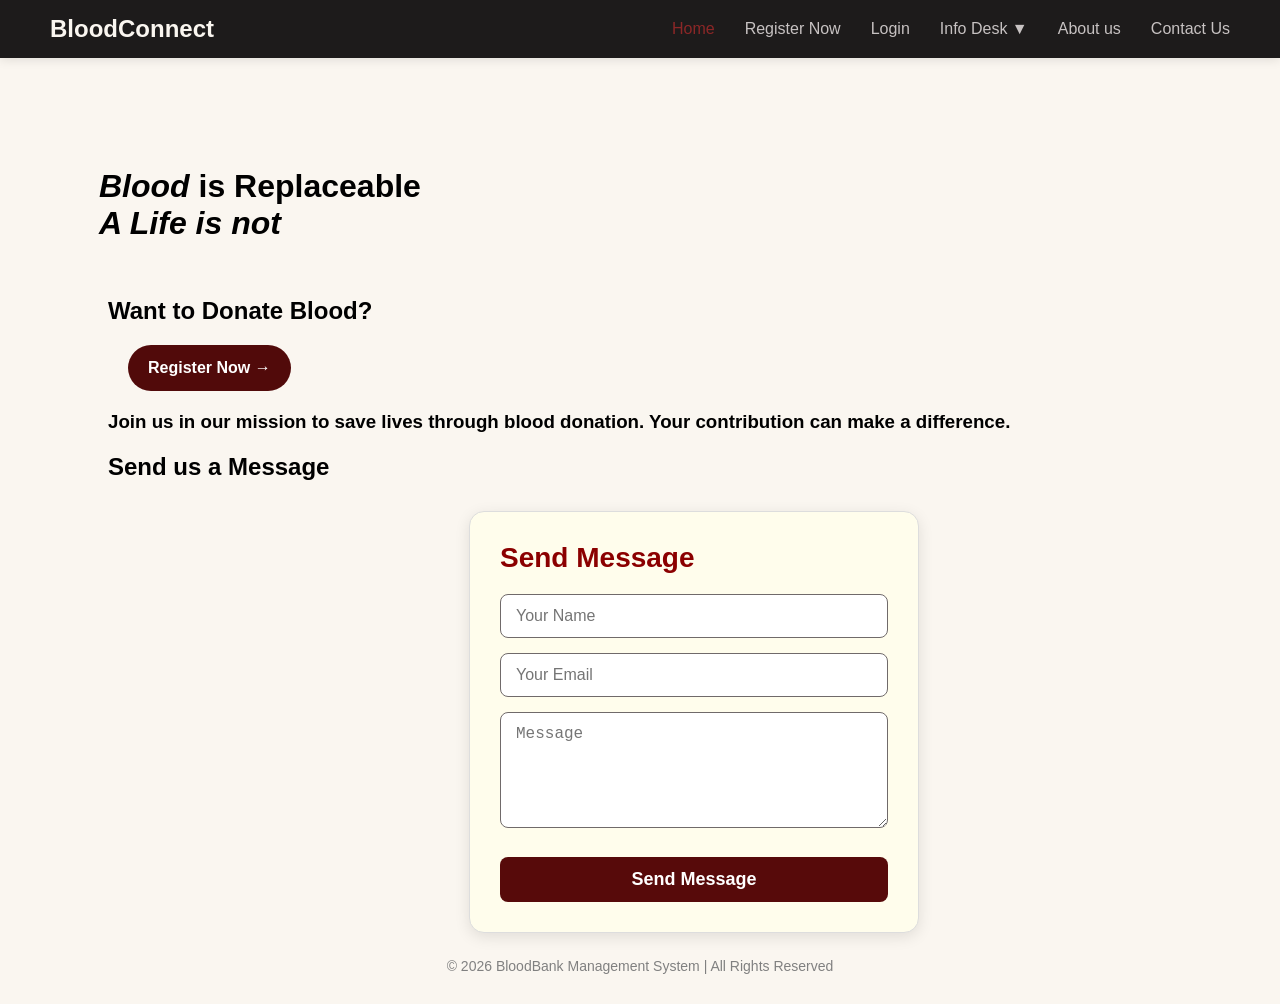
<file: index.html>
<!DOCTYPE html>
<html lang="en">
<head>
    <meta charset="UTF-8">
    <meta name="viewport" content="width=device-width, initial-scale=1.0">
    <title>BloodConnect - Saving Lives</title>
    <link rel="stylesheet" href="bloodbank.css">
</head>
<body>

    <!-- Integrated Navigation Bar based on Image -->
     <nav class="navbar">
        <div class="logo">BloodConnect</div>
        <ul>
          <li><a href="index.html"  class="active">Home</a></li>
        <li><a href="register.html">Register Now</a></li>
        <li><a href="login.html">Login</a></li>
         <li class="dropdown">
        <a href="#">Info Desk ▼</a>

    <ul class="dropdown-menu">
        <li><a href="guidelines.html">Guidelines for Donors</a></li>
        <li><a href="requirements.html">Requirements for Donors</a></li>
    </ul>
</li>
        <li><a href="about.html">About us</a></li>
         <li><a href="contact.html">Contact Us</a></li>
        </ul>
    </nav>
<div class="header">
        <div class="container">
<div class="row">
  <div class="col-2">
    <h1 style="text-align: left-center;margin-top: 90px; padding: 20px;">
    <strong> <i> Blood</i> is Replaceable</strong> <br />
    <strong><i>A Life is not</i></strong>
    </h1>
   <h2 style="margin-top: 35px;margin-left: 29px; text-align: left-center;"> Want to Donate Blood? <br>
     <a href="register.html"><button class="submit-btn" style="width: auto; padding: 14px 20px; margin-top: 20px; margin-left: 20px;">Register Now &#8594;</button></a>
        </p>
  <h3 style="margin-top:20px; margin-left: 29px; text-align: left-center;"> Join us in our mission to save lives through blood donation. Your contribution can make a difference.</h3>
<h2 style="margin-top: 20px; margin-left: 29px;"> Send us a Message </h2>

                <form class="card" style="margin-top: 30px;margin-left: 390px;">
                    <h3>Send Message</h3>
                    <input  type="text"  placeholder="Your Name" required>
                    <br>
                    <input type="email"  placeholder="Your Email" required>
                    <br>
                    <textarea placeholder="Message" rows="5" required></textarea>
                    <br>
                    <div style="text-align: center;"></div>
                    <button type="submit" name="contact_submit" class="submit-btn" >Send Message</button>
                    
                    </div>
                </form>
</div>
</div>
</div>
</div>
  
    <!-- ---------footer-------- -->

    <footer
      class="footer">
      <div class="container">
        <p style="color: grey; text-align: center">
          &copy; 2026 BloodBank Management System | All Rights Reserved
        </p>
      </div>
      </footer>

    </body>
</html>
</file>
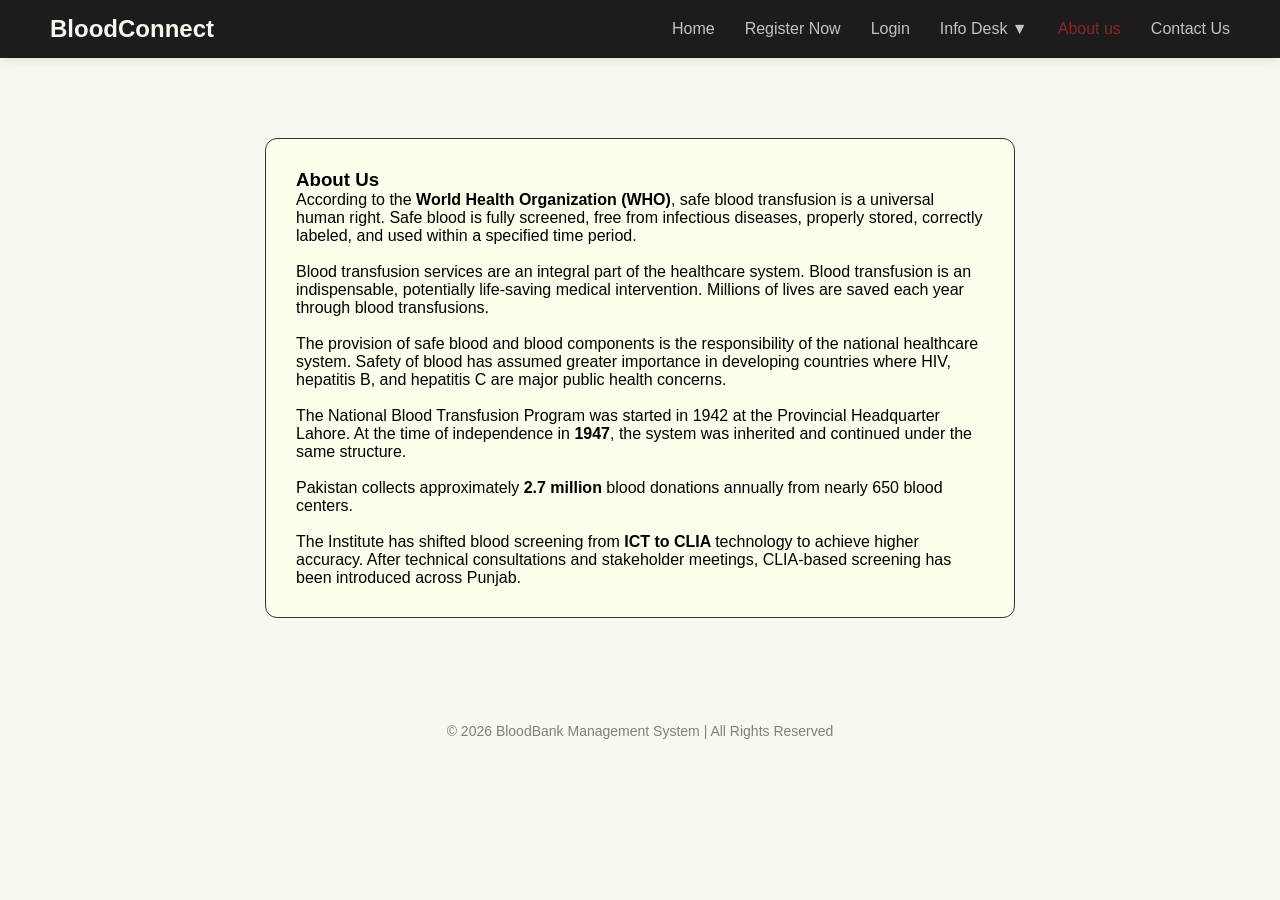
<file: about.html>
<!doctype html>
<html lang="en">
  <head>
    <meta charset="UTF-8" />
    <meta name="viewport" content="width=device-width, initial-scale=1.0" />
    <title>About Us - BloodConnect</title>
    <link rel="stylesheet" href="bloodbank.css" />
  </head>
  <body>
    <!-- Navbar -->
    <nav class="navbar">
        <div class="logo">BloodConnect</div>
        <ul>
          <li><a href="index.html">Home</a></li>
        <li><a href="register.html">Register Now</a></li>
        <li><a href="login.html">Login</a></li>
         <li class="dropdown">
        <a href="#">Info Desk ▼</a>

    <ul class="dropdown-menu">
        <li><a href="guidelines.html">Guidelines for Donors</a></li>
        <li><a href="requirements.html">Requirements for Donors</a></li>
    </ul>
</li>
        <li><a href="about.html"  class="active">About us</a></li>
         <li><a href="contact.html">Contact Us</a></li>
        </ul>
    </nav>

    <main>
      <div class="container" style="padding-top: 30px; padding-bottom: 30px">
        <h2 class="text-center"></h2>
        <div
          class="contact-grid"
          style="display: flex; justify-content: center"
        >
          <div
            class="contact-info-card"
            style="max-width: 750px; padding: 30px;">
            <h3>About Us</h3>
            <p style=" color: black">
             According to the <strong>World Health Organization (WHO)</strong>, safe blood transfusion is a universal human right. Safe blood is fully screened, free from infectious diseases, properly stored, correctly labeled, and used within a specified time period.
<br><br>
              Blood transfusion services are an integral part of the healthcare system. Blood transfusion is an indispensable, potentially life-saving medical intervention. Millions of lives are saved each year through blood transfusions. <br><br>
The provision of safe blood and blood components is the responsibility of the national healthcare system. Safety of blood has assumed greater importance in developing countries where HIV, hepatitis B, and hepatitis C are major public health concerns.
<br><br>
The National Blood Transfusion Program was started in 1942 at the Provincial Headquarter Lahore. At the time of independence in <strong>1947</strong>, the system was inherited and continued under the same structure.
<br><br>
Pakistan collects approximately <strong>2.7 million</strong> blood donations annually from nearly 650 blood centers.
<br><br>
The Institute has shifted blood screening from <strong>ICT to CLIA </strong> technology to achieve higher <br>accuracy. After technical consultations and stakeholder meetings, CLIA-based screening has<br> been introduced across Punjab.
          </div>
        </div>
      </div>
    </main>

     <footer
      class="footer"> 
      <div class="container">
        <p style="color: grey; text-align: center">
          &copy; 2026 BloodBank Management System | All Rights Reserved
        </p>
      </div>
      </footer>

  </body>
</html>
</file>
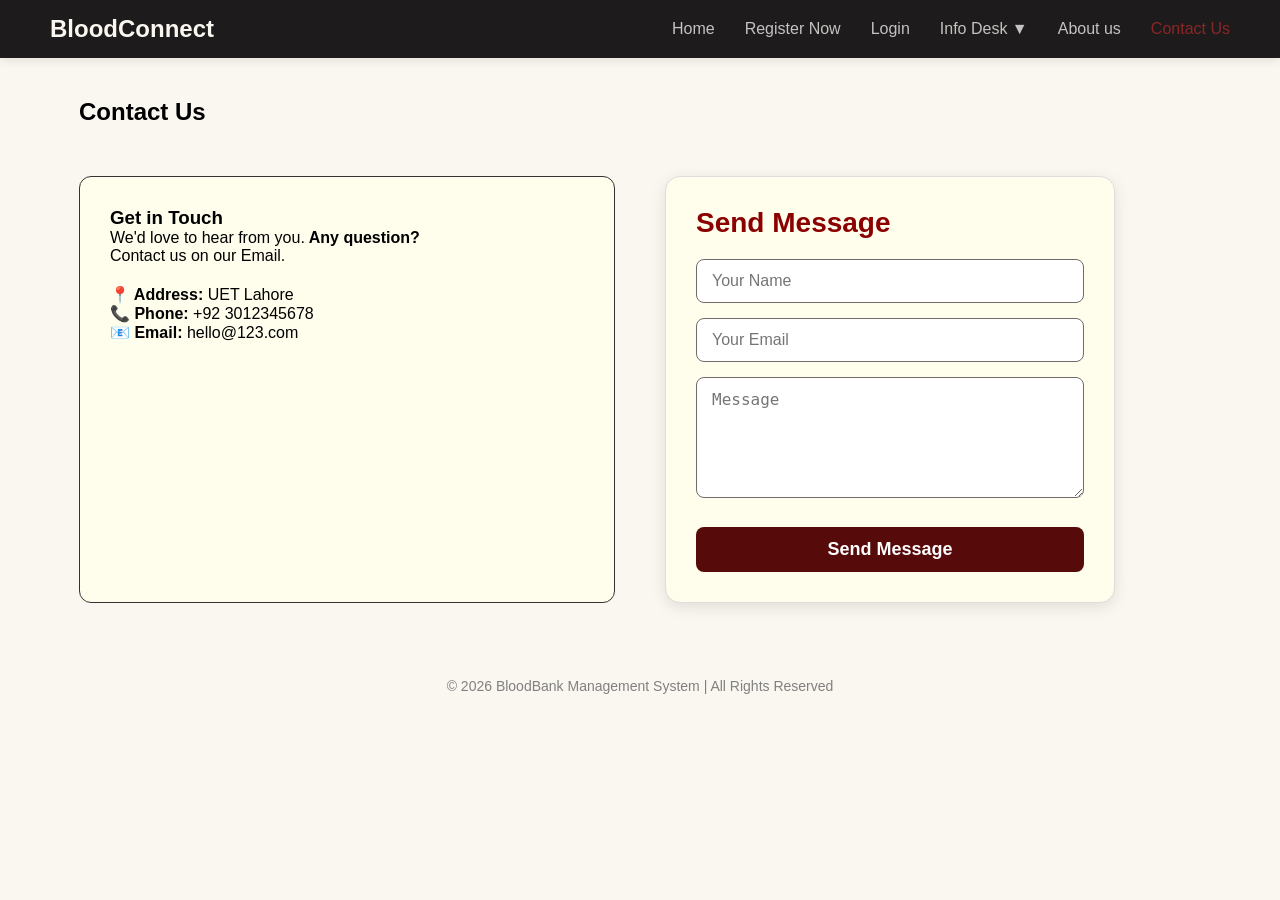
<file: contact.html>
<!DOCTYPE html>
<html lang="en">
  <head>
    <meta charset="UTF-8" />
    <meta name="viewport" content="width=device-width, initial-scale=1.0" />
    <title>Contact Us - BloodConnect</title>
    <link rel="stylesheet" href="bloodbank.css" />
  </head>
  <body>
    <!-- Navbar -->
     <nav class="navbar">
        <div class="logo">BloodConnect</div>
        <ul>
          <li><a href="index.html">Home</a></li>
        <li><a href="register.html">Register Now</a></li>
        <li><a href="login.html">Login</a></li>
         <li class="dropdown">
          <a href="#">Info Desk ▼</a>

    <ul class="dropdown-menu">
        <li><a href="guidelines.html">Guidelines for Donors</a></li>
        <li><a href="requirements.html">Requirements for Donors</a></li>
    </ul>
</li>
        <li><a href="about.html">About us</a></li>
         <li><a href="contact.html" class="active">Contact Us</a></li>
        </ul>
    </nav>

    <main>
        <div class="container" style="padding-top:40px;">
            <h2 class="text-center">Contact Us</h2>
            <div class="contact-grid">
                <div class="contact-info-card">
                    <h3>Get in Touch</h3>
                    <p style="margin-bottom:20px; color:black;">We'd love to hear from you.<b> Any question? </b> <br>Contact us on our Email.</p>
                    <p><strong>📍 Address:</strong> UET Lahore</p>
                    <p><strong>📞 Phone:</strong> +92 3012345678</p>
                    <p><strong>📧 Email:</strong> hello@123.com</p>
                </div>

                <form class="card" ">
                    <h3>Send Message</h3>
                    <input  type="text"  placeholder="Your Name" required>
                    <br>
                    <input type="email"  placeholder="Your Email" required>
                    <br>
                    <textarea placeholder="Message" rows="5" required></textarea>
                    <br>
                    <div style="text-align: center;"></div>
                    <button type="submit" name="contact_submit" class="submit-btn" >Send Message</button>
                    
                    </div>
                </form>
            </div>
        </div>
    </main>

      <footer
      class="footer"> 
      <div class="container">
        <p style="color: grey; text-align: center">
          &copy; 2026 BloodBank Management System | All Rights Reserved
        </p>
      </div>
      </footer>

  </body>
</html>
</file>
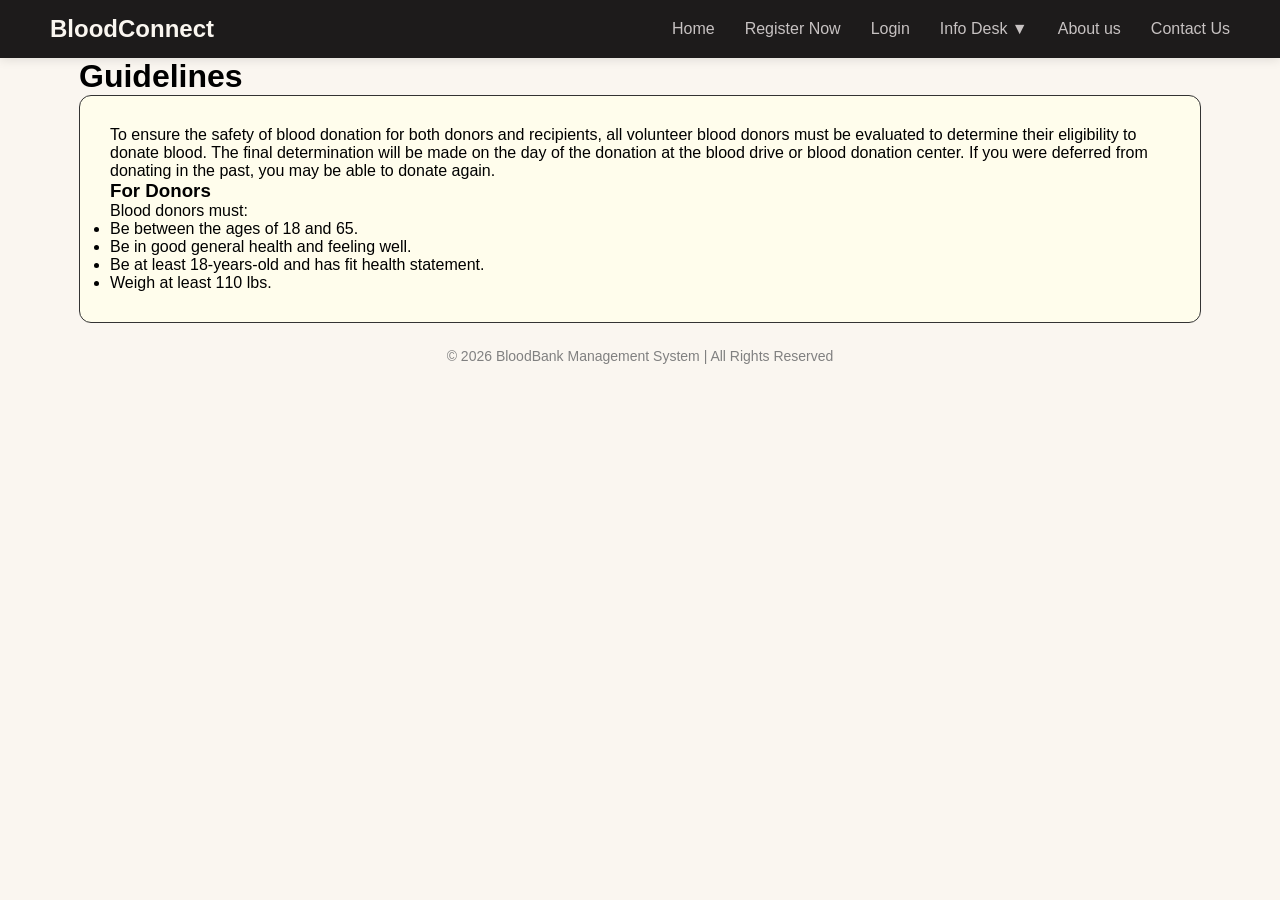
<file: guidelines.html>
<!doctype html>
<html lang="en">
  <head>
    <meta charset="UTF-8" />
    <meta name="viewport" content="width=device-width, initial-scale=1.0" />
    <title>InfoDesk - Guidelines for Donors</title>
    <link rel="stylesheet" href="bloodbank.css" />
  </head>
  <body>
    <!-- Navbar -->
    <nav class="navbar">
        <div class="logo">BloodConnect</div>
        <ul>
          <li><a href="index.html">Home</a></li>
        <li><a href="register.html">Register Now</a></li>
        <li><a href="login.html">Login</a></li>
         <li class="dropdown">
        <a href="#">Info Desk ▼</a>

    <ul class="dropdown-menu">
        <li><a href="guidelines.html">Guidelines for Donors</a></li>
        <li><a href="requirements.html">Requirements for Donors</a></li>
    </ul>
</li>
        <li><a href="about.html" >About us</a></li>
         <li><a href="contact.html">Contact Us</a></li>
        </ul>
    </nav>

    <main>
      <div class="container" >
        <h1 class="text-center">Guidelines</h1>
        <div class="contact-info-card">
    <div>
        To ensure the safety of blood donation for both donors and recipients, all volunteer blood donors must be evaluated to determine their eligibility to donate blood. The final determination will be made on the day of the donation at the blood drive or blood donation center. If you were deferred from donating in the past, you may be able to donate again.
    </div>
          <div>
           <h3 >For Donors</h3>
Blood donors must:
<ul>
    <li>
        Be between the ages of 18 and 65.
    </li>
   <li>
       Be in good general health and feeling well.
   </li>
    <li>
        Be at least 18-years-old and has fit health statement.
    </li>
   <li>
       Weigh at least 110 lbs.
    </li>
</ul>
</div>
        </div>
      </div>
      </div>
    </main>

     <footer
      class="footer"> 
      <div class="container">
        <p style="color: grey; text-align: center">
          &copy; 2026 BloodBank Management System | All Rights Reserved
        </p>
      </div>
      </footer>

  </body>
</html>
</file>
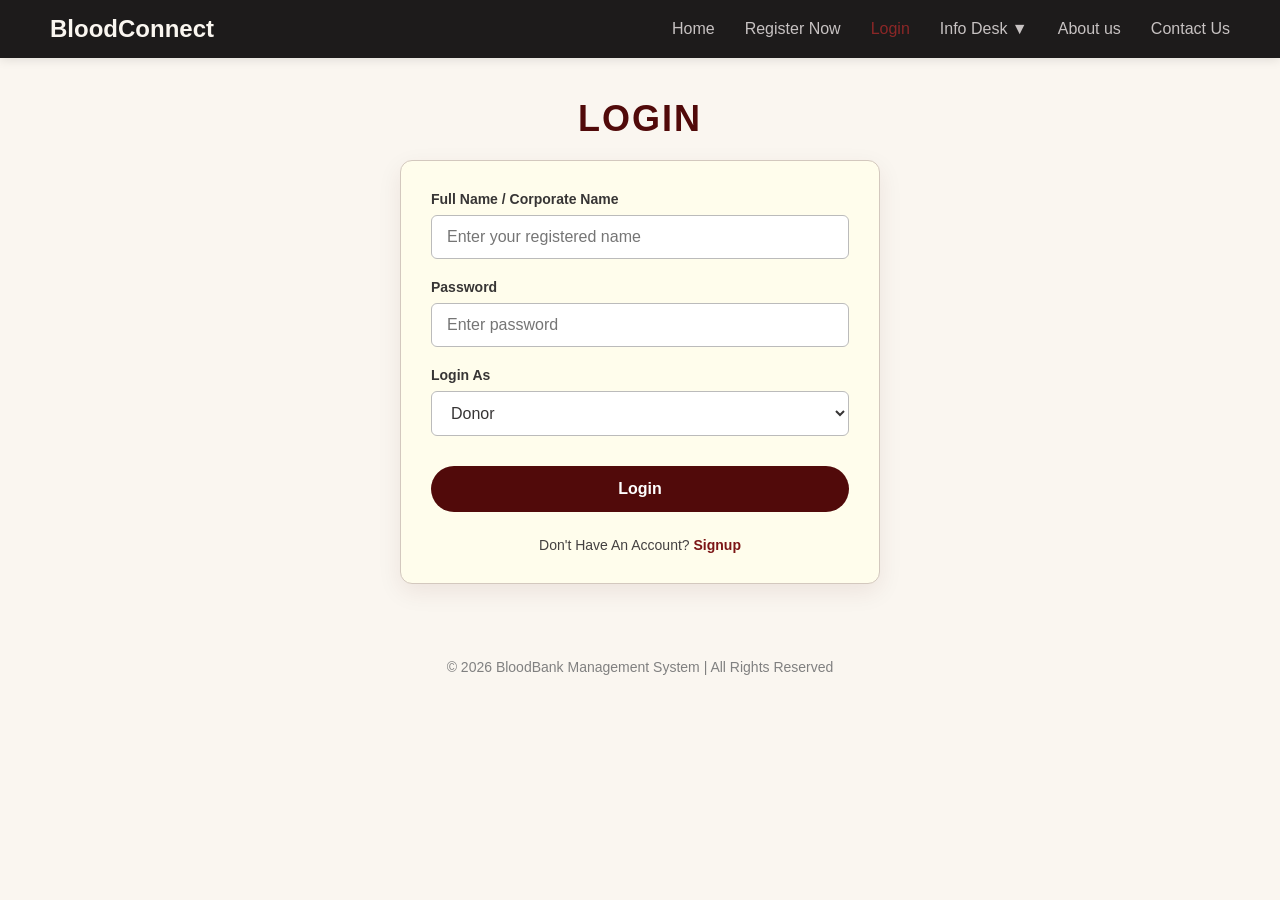
<file: login.html>
<!DOCTYPE html>
<html lang="en">
<head>
    <meta charset="UTF-8" />
    <meta name="viewport" content="width=device-width, initial-scale=1.0" />
    <title>Login - BloodConnect</title>
    <link href="https://fonts.googleapis.com/css2?family=Inter:wght@700&display=swap" rel="stylesheet">
    <link rel="stylesheet" href="bloodbank.css" />    
</head>
<body>
    
<nav class="navbar">
    <div class="logo">BloodConnect</div>
    <ul>
       <li><a href="index.html">Home</a></li>
        <li><a href="register.html">Register Now</a></li>
        <li><a href="login.html" class="active">Login</a></li>
        <li class="dropdown">
    <a href="#">Info Desk ▼</a>

    <ul class="dropdown-menu">
        <li><a href="guidelines.html">Guidelines for Donors</a></li>
        <li><a href="requirements.html">Requirements for Donors</a></li>
    </ul>
</li>

        <li><a href="about.html">About us</a></li>
         <li><a href="contact.html">Contact Us</a></li>
    
    </ul>
</nav>

<h1 class="main-heading">Login</h1>

<main>
    <div class="form-container">
        <form action="process_login.php" method="POST">
            <div class="form-group">
                <label>Full Name / Corporate Name</label>
                <input type="text" name="fullname" placeholder="Enter your registered name" required>
            </div>
            
            <div class="form-group">
                <label>Password</label>
                <input type="password" name="password" placeholder="Enter password" required>
            </div>
            
            <div class="form-group">
                <label for="role">Login As</label>
                <select id="role" name="role" required>
                    <option value="Donor">Donor</option>
                    <option value="Acceptor">Acceptor</option>
                    <option value="Hospital">Hospital / Center</option> <option value="Admin">Admin</option> 
                </select>
            </div>
            
            <div style="text-align: center;">
                <button type="submit" name="login_submit" class="submit-btn">Login</button>
            </div>
        </form>

        <p class="login-link">
            Don't Have An Account? 
            <a href="register.html">Signup</a>
        </p>
    </div>
</main>

 <footer
      class="footer"> 
      <div class="container">
        <p style="color: grey; text-align: center">
          &copy; 2026 BloodBank Management System | All Rights Reserved
        </p>
      </div>
      </footer>

</body>
</html>
</file>
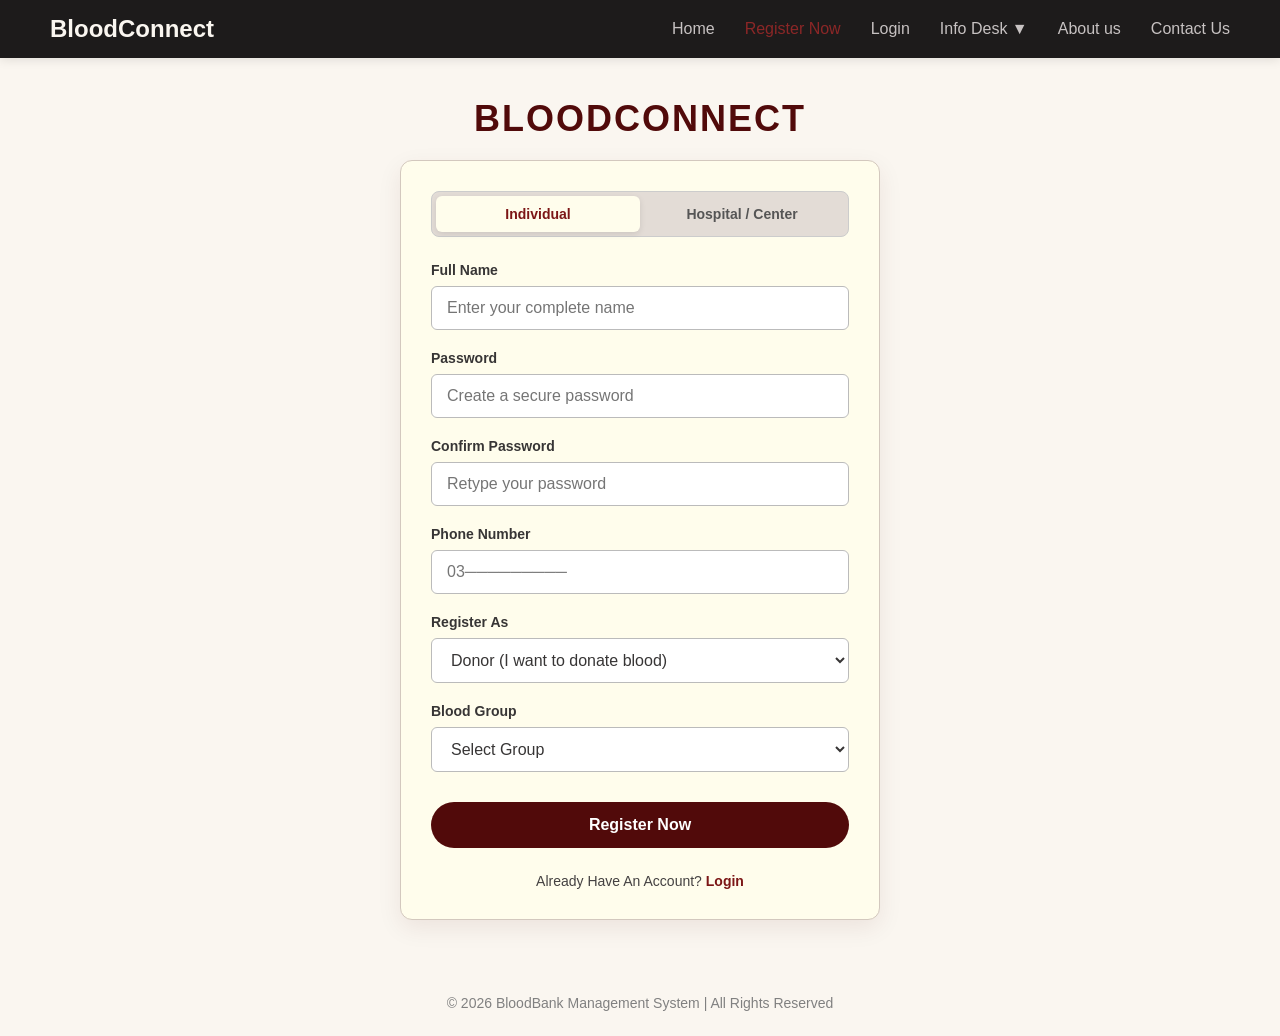
<file: register.html>
<!DOCTYPE html>
<html lang="en">
<head>
    <meta charset="UTF-8">
    <title>Register - BloodConnect</title>
    <link rel="stylesheet" href="bloodbank.css">
</head>
<body>
    <nav class="navbar">
        <div class="logo">BloodConnect</div>
         <ul>
          <li><a href="index.html">Home</a></li>
        <li><a href="register.html"class="active">Register Now</a></li>
        <li><a href="login.html">Login</a></li>
         <li class="dropdown">
          <a href="#">Info Desk ▼</a>

    <ul class="dropdown-menu">
        <li><a href="guidelines.html">Guidelines for Donors</a></li>
        <li><a href="requirements.html">Requirements for Donors</a></li>
    </ul>
</li>
        <li><a href="about.html">About us</a></li>
         <li><a href="contact.html" >Contact Us</a></li>
        </ul>
    </nav>

    <h1 class="main-heading">BloodConnect</h1>

    <div class="form-container">
        <div class="role-tab-container">
            <button type="button" class="role-tab active" id="tab-individual" onclick="toggleRegistrationTrack('Individual')">Individual</button>
            <button type="button" class="role-tab" id="tab-hospital" onclick="toggleRegistrationTrack('Hospital')">Hospital / Center</button>
        </div>

        <form action="process_registration.php" method="POST">
            
            <div class="form-group">
                <label id="name-label">Full Name</label>
                <input type="text" name="fullname" placeholder="Enter your complete name" required minlength="4" maxlength="50">
            </div>

            <div class="form-group">
                <label>Password</label>
                <input type="password" name="password" placeholder="Create a secure password" required minlength="6">
            </div>

            <div class="form-group">
                <label>Confirm Password</label>
                <input type="password" name="confirm_password" placeholder="Retype your password" required minlength="6">
            </div>

            <div class="form-group">
                <label>Phone Number</label>
                <input type="tel" name="phone" placeholder="03─────────" required pattern="03[0-9]{9}" maxlength="11">
            </div>

            <div id="individual-fields-track">
                <div class="form-group">
                    <label>Register As</label>
                    <select name="role" id="user_role">
                        <option value="Donor">Donor (I want to donate blood)</option>
                        <option value="Acceptor">Acceptor (I need blood requests)</option>
                    </select>
                </div>

                <div class="form-group">
                    <label>Blood Group</label>
                    <select name="blood_group" id="blood_group" required>
                        <option value="">Select Group</option>
                        <option value="A+">A+</option>
                        <option value="A-">A-</option>
                        <option value="B+">B+</option>
                        <option value="B-">B-</option>
                        <option value="O+">O+</option>
                        <option value="O-">O-</option>
                        <option value="AB+">AB+</option>
                        <option value="AB-">AB-</option>
                    </select>
                </div>
            </div>

            <div id="corporate-fields-track" style="display: none;">
                <input type="hidden" name="hospital_role_placeholder" id="hospital_role_value" value="Hospital" disabled>

                <div class="form-group">
                    <label>Select Corporate Subscription Plan</label>
                    <select name="plan_id" id="plan_id">
                        <option value="2">Basic Plan (50 Units Capacity)</option>
                        <option value="3">Standard Plan (150 Units Capacity)</option>
                        <option value="4">Premium Plan (Unlimited Access)</option>
                    </select>
                </div>
            </div>

            <div style="text-align: center;">
                <button type="submit" name="register_submit" class="submit-btn">Register Now</button>
            </div>
        </form>

        <p class="login-link">
            Already Have An Account? <a href="login.html">Login</a>
        </p>
    </div>
<footer
      class="footer";"> 
      <div class="container">
        <p style="color: grey; text-align: center">
          &copy; 2026 BloodBank Management System | All Rights Reserved
        </p>
      </div>
      </footer>
    <script>
        function toggleRegistrationTrack(trackName) {
            document.querySelectorAll('.role-tab').forEach(btn => btn.classList.remove('active'));
            
            const nameLabel = document.getElementById('name-label');
            const individualTrack = document.getElementById('individual-fields-track');
            const corporateTrack = document.getElementById('corporate-fields-track');
            const roleSelect = document.getElementById('user_role');
            const bloodSelect = document.getElementById('blood_group');
            const planSelect = document.getElementById('plan_id');
            const hospitalHiddenRole = document.getElementById('hospital_role_value');

            if (trackName === 'Hospital') {
                document.getElementById('tab-hospital').classList.add('active');
                nameLabel.innerText = "Hospital / Medical Center Name";
                
                individualTrack.style.display = 'none';
                roleSelect.setAttribute('disabled', 'disabled');
                bloodSelect.removeAttribute('required');
                bloodSelect.value = ""; 
                
                corporateTrack.style.display = 'block';
                planSelect.setAttribute('required', 'required');
                hospitalHiddenRole.removeAttribute('disabled');
                hospitalHiddenRole.name = "role"; 
            } else {
                document.getElementById('tab-individual').classList.add('active');
                nameLabel.innerText = "Full Name";
                
                corporateTrack.style.display = 'none';
                planSelect.removeAttribute('required');
                hospitalHiddenRole.setAttribute('disabled', 'disabled');
                hospitalHiddenRole.name = "hospital_role_placeholder";
                
                individualTrack.style.display = 'block';
                roleSelect.removeAttribute('disabled');
                roleSelect.name = "role";
                bloodSelect.setAttribute('required', 'required');
            }
        }
    </script>
</body>
</html>
</file>
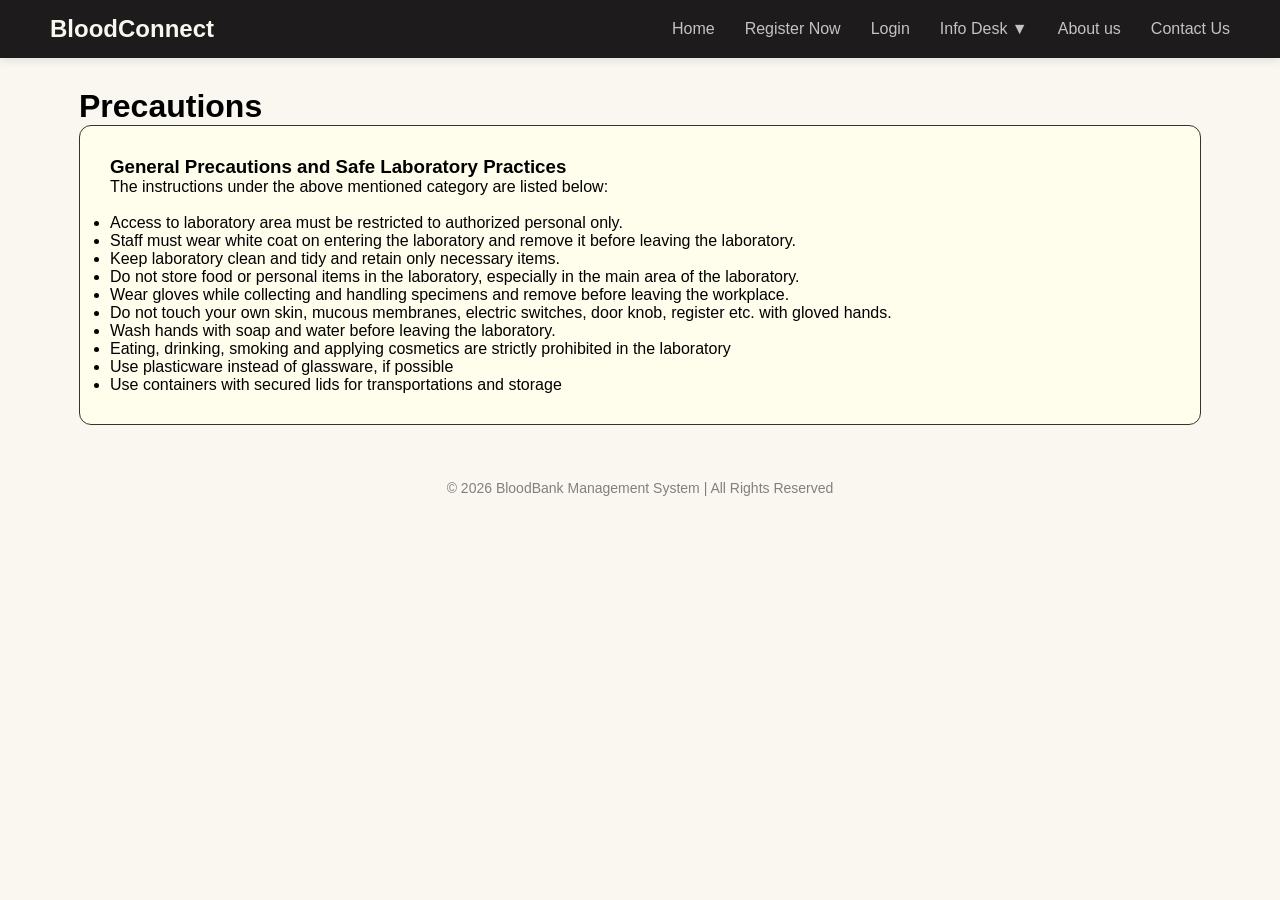
<file: requirements.html>
<!doctype html>
<html lang="en">
  <head>
    <meta charset="UTF-8" />
    <meta name="viewport" content="width=device-width, initial-scale=1.0" />
    <title>InfoDesk - Requirements for Donors</title>
    <link rel="stylesheet" href="bloodbank.css" />
  </head>
  <body>
    <!-- Navbar -->
    <nav class="navbar">
        <div class="logo">BloodConnect</div>
        <ul>
          <li><a href="index.html">Home</a></li>
        <li><a href="register.html">Register Now</a></li>
        <li><a href="login.html">Login</a></li>
         <li class="dropdown">
        <a href="#">Info Desk ▼</a>

    <ul class="dropdown-menu">
        <li><a href="guidelines.html">Guidelines for Donors</a></li>
        <li><a href="requirements.html">Requirements for Donors</a></li>
    </ul>
</li>
        <li><a href="about.html">About us</a></li>
         <li><a href="contact.html">Contact Us</a></li>
        </ul>
    </nav>
    <main>
          <div>
            <p style=" color: black">
       <div class="container" style="padding-top: 30px; padding-bottom: 30px">
        <h1 class="text-center">Precautions</h1>
       <div class="contact-info-card">
        <div>
        <h3>General Precautions and Safe Laboratory Practices</h3>
The instructions under the above mentioned category are listed below:
<br><br>
<ul>
<li>
    Access to laboratory area must be restricted to authorized personal only.
</li>
    <li>
        Staff must wear white coat on entering the laboratory and remove it before leaving the laboratory.
    </li>
    <li>
        Keep laboratory clean and tidy and retain only necessary items.
    </li>
    <li>
        Do not store food or personal items in the laboratory, especially in the main area of the laboratory.
    </li>
    <li>
        Wear gloves while collecting and handling specimens and remove before leaving the workplace.
    </li>
    <li>
        Do not touch your own skin, mucous membranes, electric switches, door knob, register etc. with gloved hands.
    </li>
    <li>
        Wash hands with soap and water before leaving the laboratory.
    </li>
<li>
Eating, drinking, smoking and applying cosmetics are strictly prohibited in the laboratory
</li>
<li>
Use plasticware instead of glassware, if possible
</li>
<li>
Use containers with secured lids for transportations and storage
</li>

</ul>
  </div>
        </div>
      </div>
        </div>
    </main>

     <footer
      class="footer"> 
      <div class="container">
        <p style="color: grey; text-align: center">
          &copy; 2026 BloodBank Management System | All Rights Reserved
        </p>
      </div>
      </footer>

  </body>
</html>
</file>
<file: bloodbank.css>
/* Reset and Base Canvas Elements */
* {
    box-sizing: border-box;
    margin: 0;
    padding: 0;
}

body {
    font-family: 'Segoe UI', Tahoma, Geneva, Verdana, sans-serif;
    background-color: #faf6f0; /* Soft Off-White/Cream Background Canvas */
    min-height: 100vh;
}

/* Header Component */
.navbar {
    background-color: #1d1b1b;
    display: flex;
    justify-content: space-between;
    align-items: center;
    padding: 15px 50px;
    box-shadow: 0 2px 10px rgba(0, 0, 0, 0.1);

}

.logo {
    font-size: 24px;
    font-weight: bold;
    color: #faf6f0;
}

.navbar ul {
    list-style: none;
    display: flex;
    gap: 30px;
}

.navbar ul li a {
    text-decoration: none;
    color: #c7c2c2;
    font-weight: 500;
    transition: color 0.2s;
}

.navbar ul li a:hover {
    color: #7c1616;
}
.navbar ul li a.active{
    color: #992828e3;
    padding-bottom: 5px;
}


/* Branding Heading */
.main-heading {
    text-align: center;
    color: #510a0a; /* Dark Blood Crimson */
    font-size: 36px;
    margin: 40px 0 20px 0;
    font-weight: 800;
    text-transform: uppercase;
    letter-spacing: 2px;
}

/* Centralized Form Container Face */
.form-container {
    background-color: #fffdec; /* Soft Warm Ivory Sheet */
    padding: 30px;
    border-radius: 12px;
    border: 1px solid #d3c8be;
    box-shadow: 0 8px 24px rgba(81, 10, 10, 0.08);
    width: 95%;
    max-width: 480px;
    margin: 0 auto 50px auto;
}

/* Segmented Control Bar Framework Inside Card */
.role-tab-container {
    display: flex;
    background-color: #e3dcd6;
    border-radius: 8px;
    padding: 4px;
    margin-bottom: 25px;
    border: 1px solid #ccc;
}

.role-tab {
    flex: 1;
    padding: 10px 0;
    border: none;
    background: transparent;
    font-size: 14px;
    font-weight: 600;
    color: #555; /* Soft Subtle Charcoal Text */
    cursor: pointer;
    transition: all 0.2s ease-in-out;
    border-radius: 6px;
    text-align: center;
}

/* Tab Active Toggle Status Styles */
.role-tab.active {
    background-color: #fffdec;
    color: #7c1616; /* Theme Accent Secondary Red */
    box-shadow: 0 2px 6px rgba(0, 0, 0, 0.1);
    font-weight: 700;
}

/* Standardized Field Spacing Blocks */
.form-group {
    margin-bottom: 20px;
    text-align: left;
}

label {
    display: block;
    font-weight: 600;
    margin-bottom: 8px;
    color: #373535; /* Strong Charcoal For Visual Readability */
    font-size: 14px;
}

/* Standardized Input Component Matrix */
input[type="text"],
input[type="password"],
input[type="tel"],
select {
    width: 100%;
    padding: 12px 15px;
    background-color: #ffffff;
    border: 1px solid #bbb;
    border-radius: 6px;
    font-size: 16px;
    color: #373535;
    outline: none;
    transition: all 0.2s ease;
   
}

input:focus, select:focus {
    border-color: #7c1616;
    box-shadow: 0 0 6px rgba(124, 22, 22, 0.25);
}

/* Theme Uniform Submit Button Control */
.submit-btn {
    width: 100%;
    padding: 14px;
    background-color: #510a0a; /* Dark Red */
    color: white;
    border: none;
    border-radius: 25px;
    font-size: 16px;
    font-weight: bold;
    cursor: pointer;
    transition: background-color 0.2s ease;
    margin-top: 10px;
}

.submit-btn:hover {
    background-color: #7c1616; /* Lighter Red Hover Accent */
}

/* Bottom Interface Redirection Elements */
.login-link {
    text-align: center;
    margin-top: 25px;
    font-size: 14px;
    color: #444141;
}

.login-link a {
    color: #7c1616;
    text-decoration: none;
    font-weight: bold;
}

.dropdown{
    position: relative;
}

/* Hidden Menu */
.dropdown-menu{
    display: none;
    position: absolute;
    top: 100%;
    left: 0;
    background-color: #1d1b1b;
    min-width: 180px;
    list-style: none;
    padding: 0;
    margin: 0;
    border-radius: 5px;
    overflow: hidden;
}
/* Dropdown Links */
.dropdown-menu li a{
    display: block;
    padding: 12px 15px;
    color: #c7c2c2;
    text-decoration: none;
}

/* Hover Effect */


/* Show Dropdown on Hover */
.dropdown:hover .dropdown-menu{
    display: block;
}

.dropdown-menu{
    opacity: 0;
    visibility: hidden;
    transition: 0.3s;
}

.dropdown:hover .dropdown-menu{
    opacity: 1;
    visibility: visible;
}

/* Footer */

.footer{
    
    color:#8a8a8a;
    font-size:14px;
  
     padding: 25px 0;
    text-align:center;
        margin-top:auto;
}
  
 .footer p {
     color: #8a8a8a;
 }
 
 /* --- Contact Page --- */
.container {
    width: 90%;
    max-width: 1200px;
    margin: auto;
    padding: 0 15px;
}

.contact-grid {
    display: grid;
    grid-template-columns: 1fr 1fr;
    gap: 50px;
    padding: 50px 0;
}
.contact-info-card {
    background: #fffdec;
    padding: 30px;
    border-radius: 12px;
    border: 1px solid #333;
    height: auto
}
/* Contact Form Card */
.card {
    background: #fffdec;
    padding: 30px;
    border-radius: 15px;
    border: 1px solid #ddd;
    box-shadow: 0 4px 15px rgba(0,0,0,0.1);
    width: 100%;
    max-width: 450px;
}

.card h3 {
    margin-bottom: 20px;
    font-size: 28px;
    color: #8B0000;
}

/* Inputs */
.card input,
.card textarea {
    width: 100%;
    padding: 12px 15px;
    margin-bottom: 15px;
    border: 1px solid #706a6a;
    border-radius: 8px;
    font-size: 16px;
    box-sizing: border-box;
    transition: all 0.3s ease;
}

/* Focus Effect */
.card input:focus,
.card textarea:focus {
    outline: none;
    border-color: #c62828;
    box-shadow: 0 0 8px rgba(198, 40, 40, 0.3);
}

 
/* Submit Button */
.card button {
    width: 100%;
    padding: 12px;
    background: #570a0a;
    color: white;
    border: none;
    border-radius: 8px;
    font-size: 18px;
    cursor: pointer;
    transition: 0.3s;
}

.card button:hover {
    background: #8B0000;
    transform: translateY(-2px);
}
</file>
